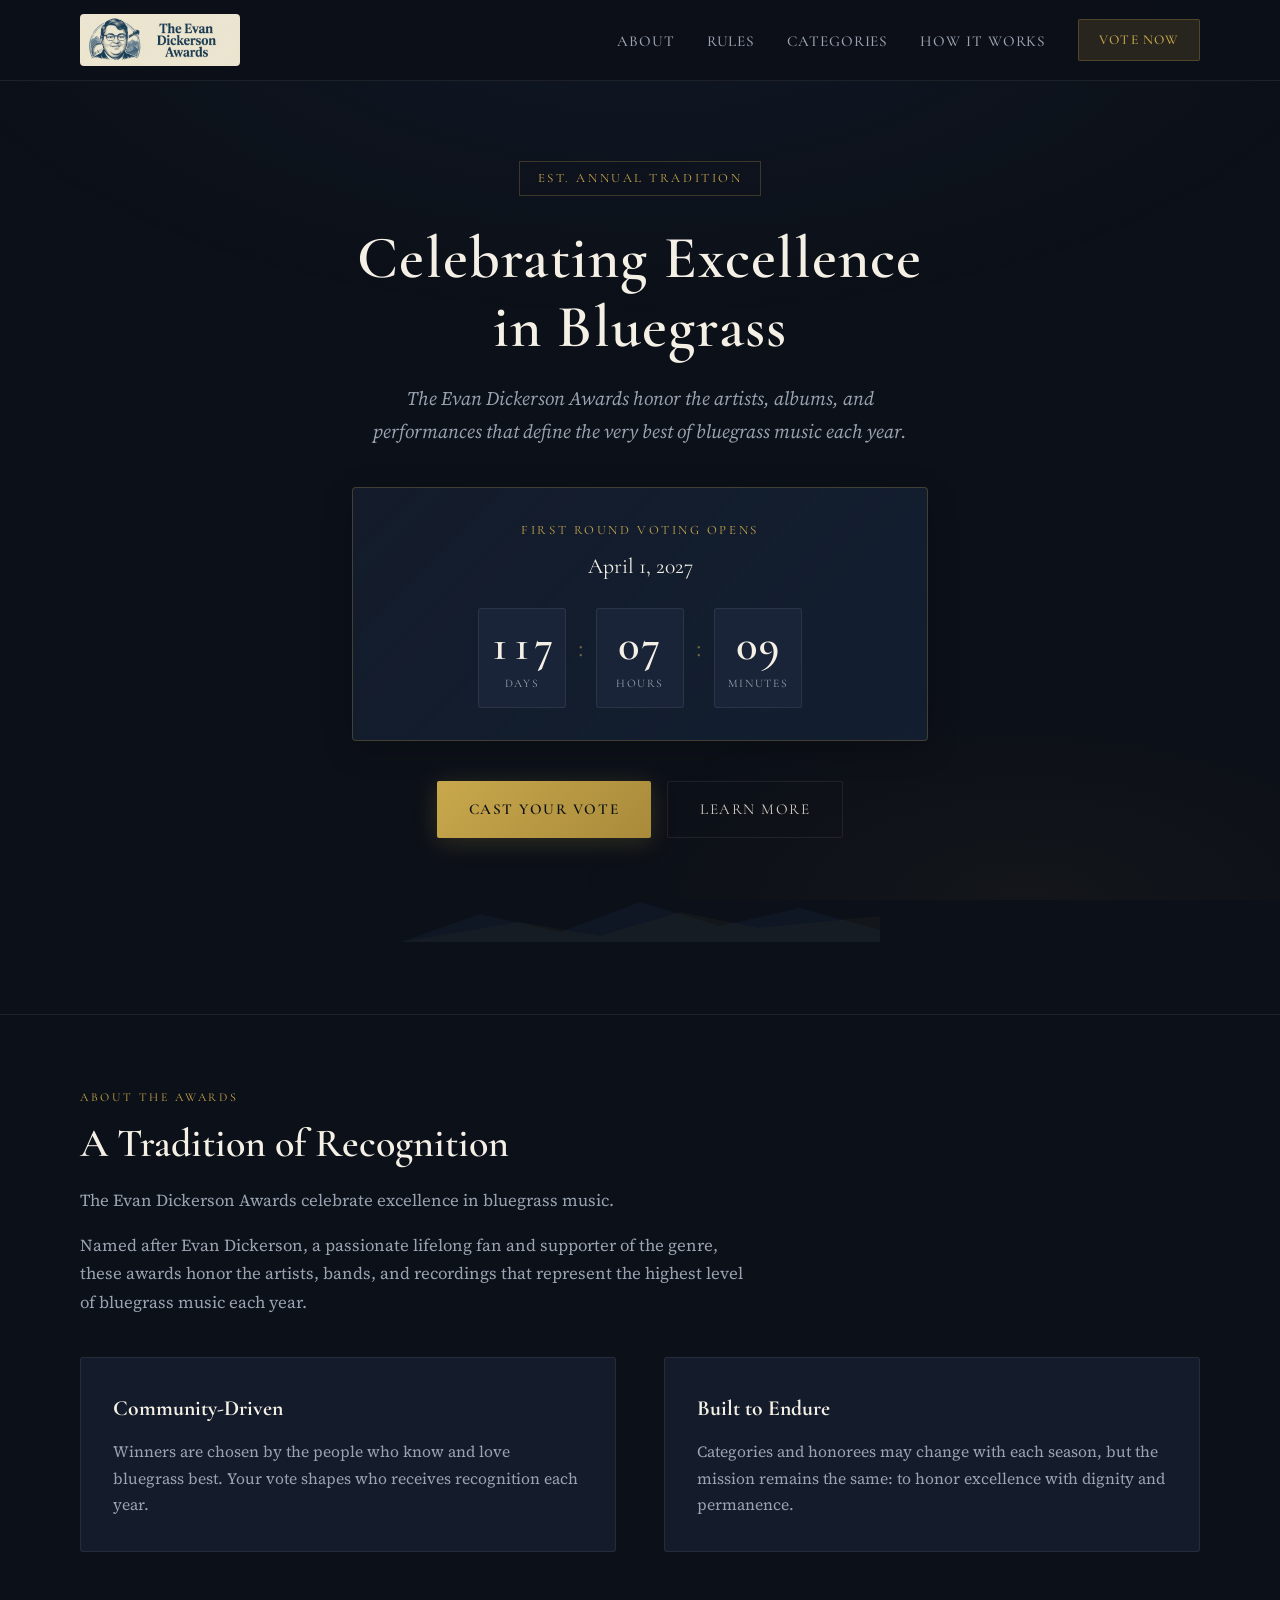
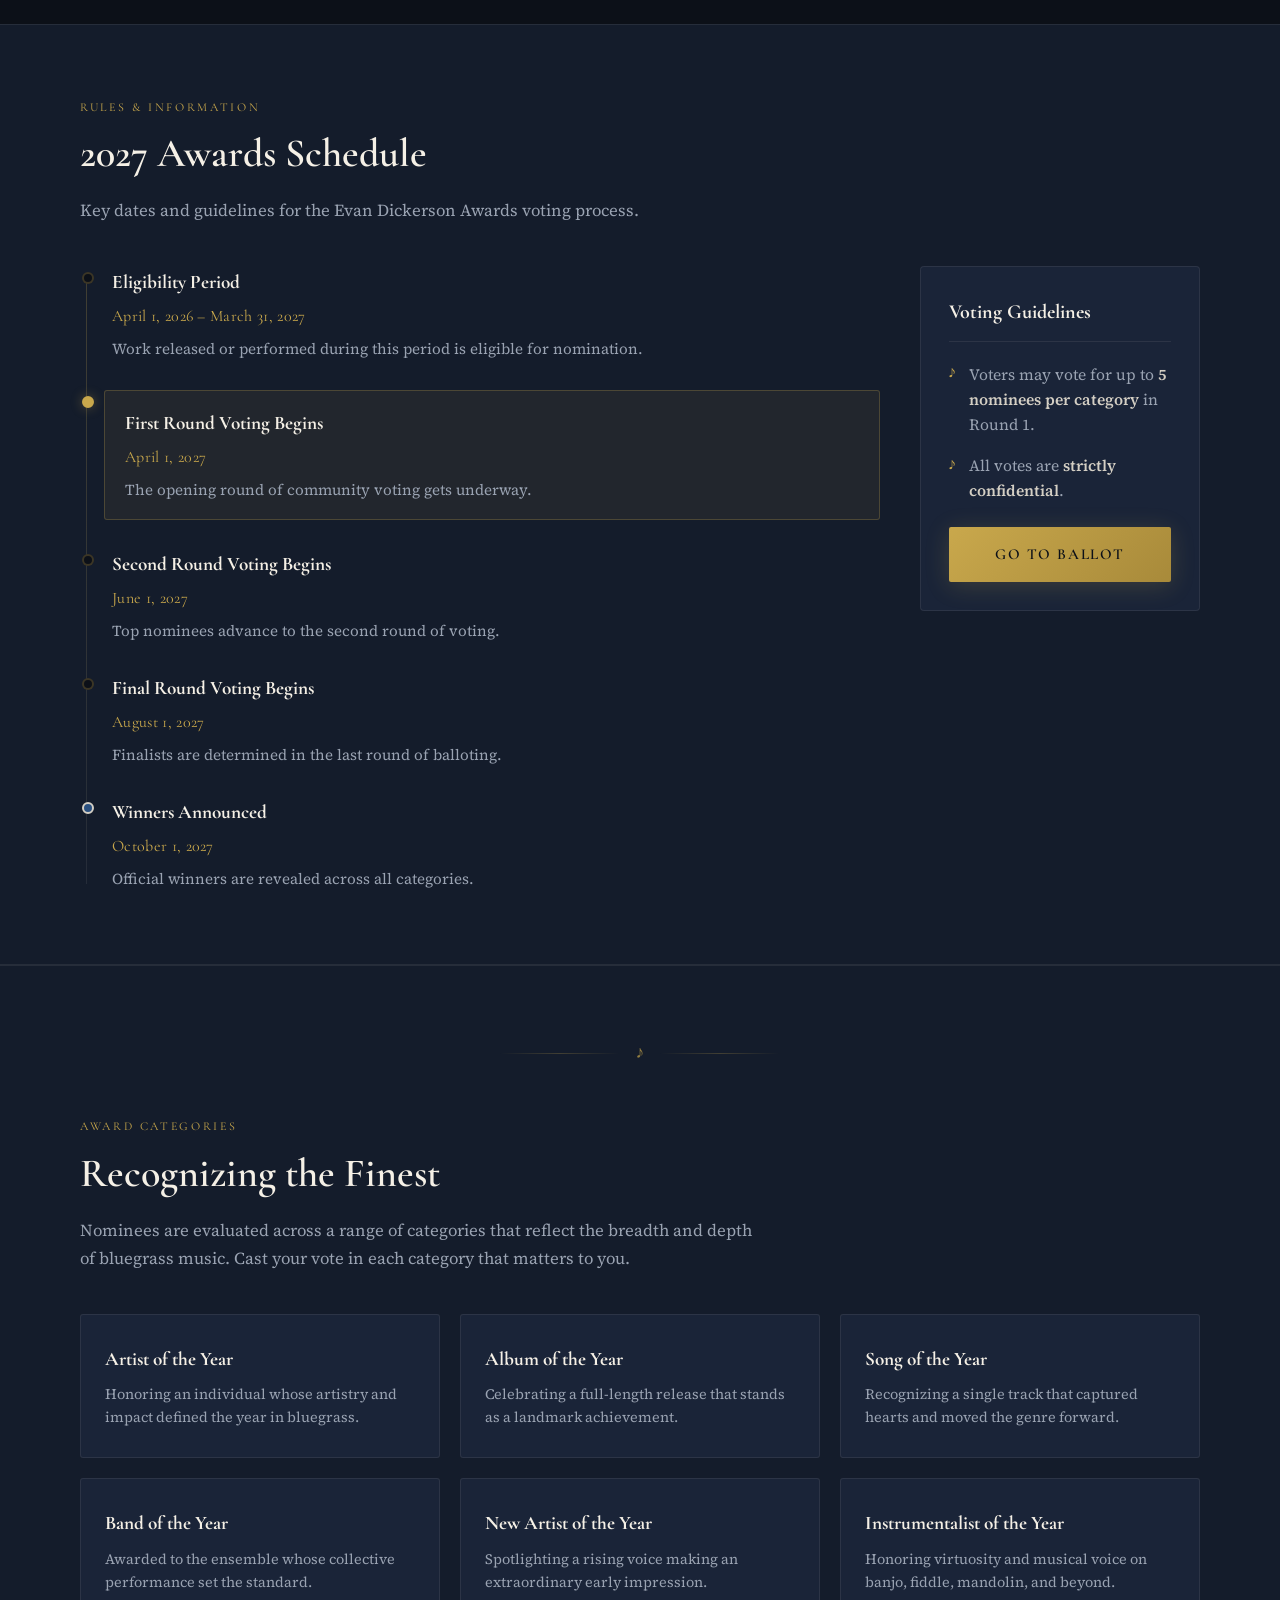
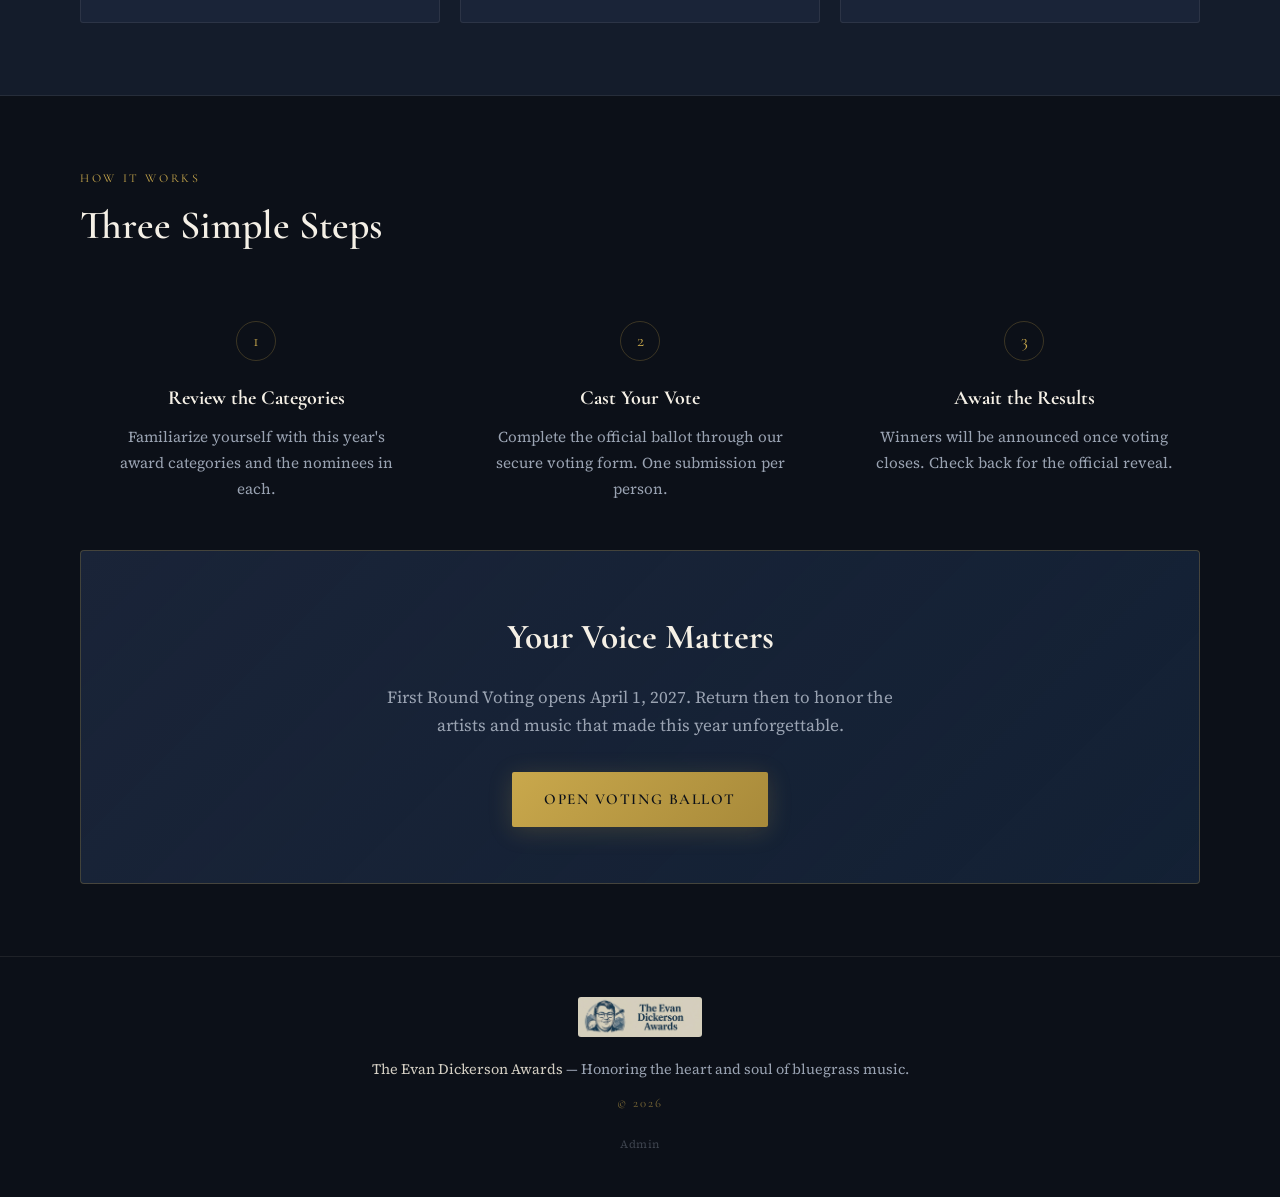
<file: index.html>
<!DOCTYPE html>
<html lang="en">
<head>
  <meta charset="UTF-8">
  <meta name="viewport" content="width=device-width, initial-scale=1.0">
  <meta name="description" content="The Evan Dickerson Awards — celebrating excellence in bluegrass music. Cast your vote for this year's honorees.">
  <title>The Evan Dickerson Awards</title>
  <link rel="preconnect" href="https://fonts.googleapis.com">
  <link rel="preconnect" href="https://fonts.gstatic.com" crossorigin>
  <link href="https://fonts.googleapis.com/css2?family=Cormorant+Garamond:ital,wght@0,400;0,500;0,600;0,700;1,400&family=Source+Serif+4:ital,wght@0,400;0,600;1,400&display=swap" rel="stylesheet">
  <link rel="stylesheet" href="styles.css">
</head>
<body>

  <header class="site-header">
    <div class="container header-inner">
      <a href="#" class="logo-link" aria-label="The Evan Dickerson Awards — Home">
        <img src="assets/logo-horizontal.jpg" alt="The Evan Dickerson Awards" width="320" height="104">
      </a>
      <button class="menu-toggle" aria-label="Toggle navigation" aria-expanded="false">☰</button>
      <nav>
        <ul class="site-nav" id="site-nav">
          <li><a href="#about">About</a></li>
          <li><a href="#rules">Rules</a></li>
          <li><a href="#categories">Categories</a></li>
          <li><a href="#how-it-works">How It Works</a></li>
          <li>
            <a href="#vote" class="nav-cta" data-vote-trigger>Vote Now</a>
          </li>
        </ul>
      </nav>
    </div>
  </header>

  <main>
    <div id="main-content">
    <section class="hero">
      <div class="container">
        <span class="hero-badge">Est. Annual Tradition</span>
        <h1>Celebrating Excellence<br>in Bluegrass</h1>
        <p class="hero-subtitle">
          The Evan Dickerson Awards honor the artists, albums, and performances
          that define the very best of bluegrass music each year.
        </p>

        <div class="countdown" id="countdown" aria-live="polite">
          <p class="countdown-label">First Round Voting Opens</p>
          <p class="countdown-date">April 1, 2027</p>
          <div class="countdown-timer">
            <div class="countdown-unit">
              <span class="countdown-value" id="countdown-days">—</span>
              <span class="countdown-unit-label">Days</span>
            </div>
            <div class="countdown-separator" aria-hidden="true">:</div>
            <div class="countdown-unit">
              <span class="countdown-value" id="countdown-hours">—</span>
              <span class="countdown-unit-label">Hours</span>
            </div>
            <div class="countdown-separator" aria-hidden="true">:</div>
            <div class="countdown-unit">
              <span class="countdown-value" id="countdown-minutes">—</span>
              <span class="countdown-unit-label">Minutes</span>
            </div>
          </div>
        </div>

        <div class="hero-cta-group">
          <a href="#vote" class="btn btn-primary" data-vote-trigger>
            Cast Your Vote
          </a>
          <a href="#about" class="btn btn-secondary">Learn More</a>
        </div>

        <svg class="mountain-divider" viewBox="0 0 480 48" fill="none" xmlns="http://www.w3.org/2000/svg" aria-hidden="true">
          <path d="M0 48 L80 20 L160 38 L240 8 L320 32 L400 14 L480 36 L480 48 Z" fill="rgba(30,58,95,0.5)"/>
          <path d="M0 48 L120 28 L200 42 L280 18 L360 34 L480 22 L480 48 Z" fill="rgba(201,168,76,0.12)"/>
        </svg>
      </div>
    </section>

    <section class="about" id="about">
      <div class="container">
        <p class="section-label">About the Awards</p>
        <h2 class="section-title">A Tradition of Recognition</h2>
        <p class="section-intro">
          The Evan Dickerson Awards celebrate excellence in bluegrass music.
        </p>
        <p class="section-intro">
          Named after Evan Dickerson, a passionate lifelong fan and supporter of the genre,
          these awards honor the artists, bands, and recordings that represent the highest
          level of bluegrass music each year.
        </p>

        <div class="about-grid">
          <div class="about-card">
            <h3>Community-Driven</h3>
            <p>
              Winners are chosen by the people who know and love bluegrass best.
              Your vote shapes who receives recognition each year.
            </p>
          </div>
          <div class="about-card">
            <h3>Built to Endure</h3>
            <p>
              Categories and honorees may change with each season, but the mission
              remains the same: to honor excellence with dignity and permanence.
            </p>
          </div>
        </div>
      </div>
    </section>

    <section class="rules" id="rules">
      <div class="container">
        <p class="section-label">Rules &amp; Information</p>
        <h2 class="section-title">2027 Awards Schedule</h2>
        <p class="section-intro">
          Key dates and guidelines for the Evan Dickerson Awards voting process.
        </p>

        <div class="rules-layout">
          <div class="rules-timeline">
            <div class="rules-item">
              <div class="rules-item-marker" aria-hidden="true"></div>
              <div class="rules-item-content">
                <h3>Eligibility Period</h3>
                <p class="rules-date">April 1, 2026 – March 31, 2027</p>
                <p>Work released or performed during this period is eligible for nomination.</p>
              </div>
            </div>
            <div class="rules-item rules-item-highlight">
              <div class="rules-item-marker" aria-hidden="true"></div>
              <div class="rules-item-content">
                <h3>First Round Voting Begins</h3>
                <p class="rules-date">April 1, 2027</p>
                <p>The opening round of community voting gets underway.</p>
              </div>
            </div>
            <div class="rules-item">
              <div class="rules-item-marker" aria-hidden="true"></div>
              <div class="rules-item-content">
                <h3>Second Round Voting Begins</h3>
                <p class="rules-date">June 1, 2027</p>
                <p>Top nominees advance to the second round of voting.</p>
              </div>
            </div>
            <div class="rules-item">
              <div class="rules-item-marker" aria-hidden="true"></div>
              <div class="rules-item-content">
                <h3>Final Round Voting Begins</h3>
                <p class="rules-date">August 1, 2027</p>
                <p>Finalists are determined in the last round of balloting.</p>
              </div>
            </div>
            <div class="rules-item rules-item-finale">
              <div class="rules-item-marker" aria-hidden="true"></div>
              <div class="rules-item-content">
                <h3>Winners Announced</h3>
                <p class="rules-date">October 1, 2027</p>
                <p>Official winners are revealed across all categories.</p>
              </div>
            </div>
          </div>

          <aside class="rules-sidebar">
            <h3>Voting Guidelines</h3>
            <ul class="rules-list">
              <li>Voters may vote for up to <strong>5 nominees per category</strong> in Round 1.</li>
              <li>All votes are <strong>strictly confidential</strong>.</li>
            </ul>
            <a href="#vote" class="btn btn-primary" data-vote-trigger>Go to Ballot</a>
          </aside>
        </div>
      </div>
    </section>

    <section class="categories" id="categories">
      <div class="container">
        <div class="string-ornament" aria-hidden="true"><span>♪</span></div>
        <p class="section-label">Award Categories</p>
        <h2 class="section-title">Recognizing the Finest</h2>
        <p class="section-intro">
          Nominees are evaluated across a range of categories that reflect the breadth
          and depth of bluegrass music. Cast your vote in each category that matters to you.
        </p>

        <div class="category-grid">
          <article class="category-card">
            <h3>Artist of the Year</h3>
            <p>Honoring an individual whose artistry and impact defined the year in bluegrass.</p>
          </article>
          <article class="category-card">
            <h3>Album of the Year</h3>
            <p>Celebrating a full-length release that stands as a landmark achievement.</p>
          </article>
          <article class="category-card">
            <h3>Song of the Year</h3>
            <p>Recognizing a single track that captured hearts and moved the genre forward.</p>
          </article>
          <article class="category-card">
            <h3>Band of the Year</h3>
            <p>Awarded to the ensemble whose collective performance set the standard.</p>
          </article>
          <article class="category-card">
            <h3>New Artist of the Year</h3>
            <p>Spotlighting a rising voice making an extraordinary early impression.</p>
          </article>
          <article class="category-card">
            <h3>Instrumentalist of the Year</h3>
            <p>Honoring virtuosity and musical voice on banjo, fiddle, mandolin, and beyond.</p>
          </article>
        </div>
      </div>
    </section>

    <section id="how-it-works">
      <div class="container">
        <p class="section-label">How It Works</p>
        <h2 class="section-title">Three Simple Steps</h2>

        <div class="steps">
          <div class="step">
            <div class="step-number">1</div>
            <h3>Review the Categories</h3>
            <p>Familiarize yourself with this year's award categories and the nominees in each.</p>
          </div>
          <div class="step">
            <div class="step-number">2</div>
            <h3>Cast Your Vote</h3>
            <p>Complete the official ballot through our secure voting form. One submission per person.</p>
          </div>
          <div class="step">
            <div class="step-number">3</div>
            <h3>Await the Results</h3>
            <p>Winners will be announced once voting closes. Check back for the official reveal.</p>
          </div>
        </div>

        <div class="vote-banner">
          <h2>Your Voice Matters</h2>
          <p>
            First Round Voting opens April 1, 2027. Return then to honor the artists
            and music that made this year unforgettable.
          </p>
          <a href="#vote" class="btn btn-primary" data-vote-trigger>
            Open Voting Ballot
          </a>
        </div>
      </div>
    </section>
    </div>

    <section class="vote-section" id="vote" hidden>
      <div class="container">
        <div class="vote-header">
          <div class="vote-header-text">
            <p class="section-label">Official Ballot</p>
            <h2>2027 First Round Voting</h2>
            <p>Complete your ballot below. Vote for up to five nominees in each category.</p>
          </div>
          <button type="button" class="btn btn-secondary" id="vote-back-home">← Back to Home</button>
        </div>
        <div class="vote-form-shell">
          <div id="vote-form-root"></div>
        </div>
      </div>
    </section>
  </main>

  <footer class="site-footer">
    <div class="container">
      <img src="assets/logo-horizontal.jpg" alt="" class="footer-logo" width="240" height="78" aria-hidden="true">
      <p class="footer-text">
        <em>The Evan Dickerson Awards</em> — Honoring the heart and soul of bluegrass music.
      </p>
      <p class="footer-year" id="footer-year"></p>
      <a href="admin.html" class="footer-admin">Admin</a>
    </div>
  </footer>

  <script src="form-config.js"></script>
  <script src="countdown.js"></script>
  <script src="vote-form.js"></script>
  <script>
    document.getElementById('footer-year').textContent = '© ' + new Date().getFullYear();

    const toggle = document.querySelector('.menu-toggle');
    const nav = document.getElementById('site-nav');

    toggle.addEventListener('click', () => {
      const open = nav.classList.toggle('open');
      toggle.setAttribute('aria-expanded', open);
    });

    nav.querySelectorAll('a').forEach(link => {
      link.addEventListener('click', () => {
        nav.classList.remove('open');
        toggle.setAttribute('aria-expanded', 'false');
      });
    });

    initCountdowns();
  </script>

</body>
</html>
</file>
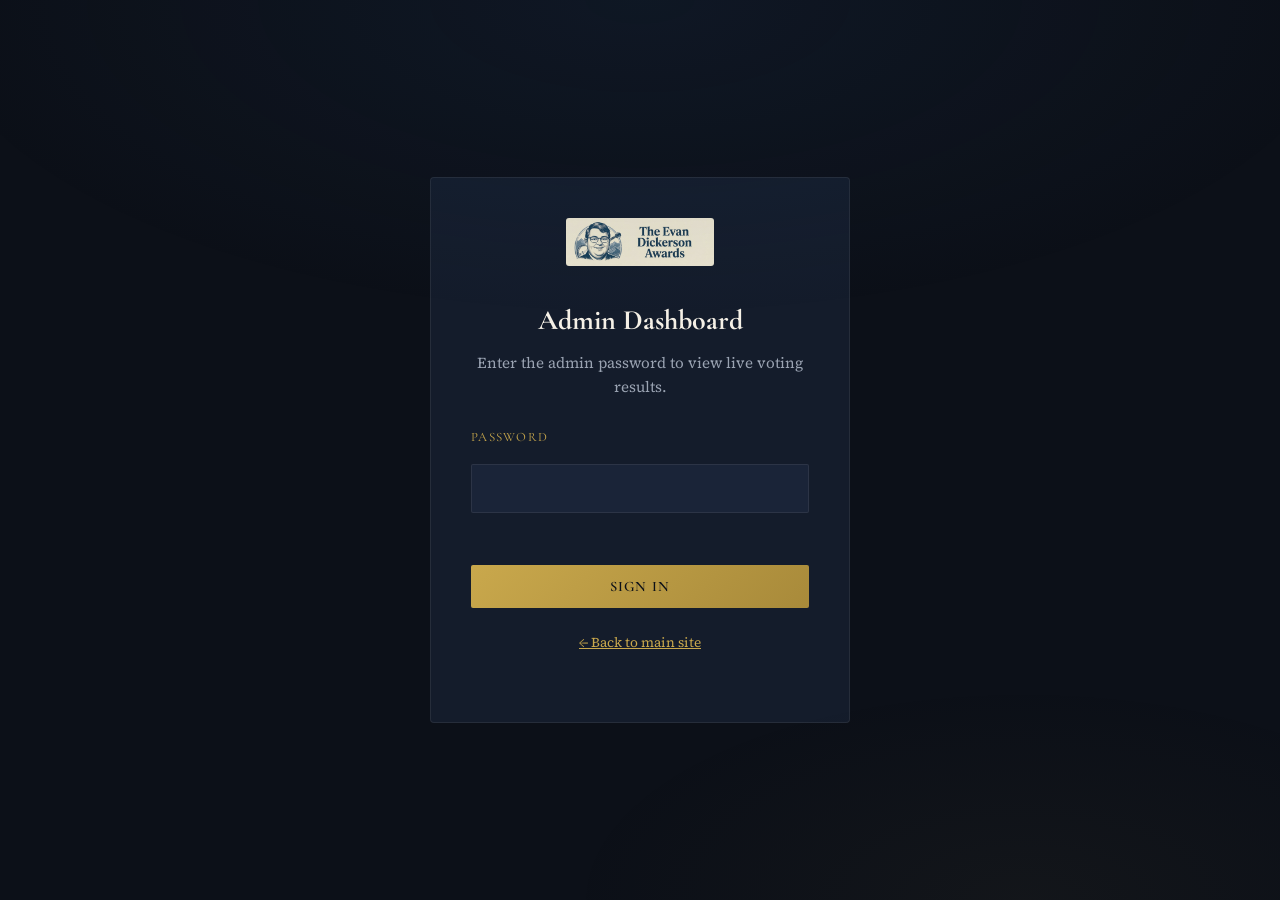
<file: admin.html>
<!DOCTYPE html>
<html lang="en">
<head>
  <meta charset="UTF-8">
  <meta name="viewport" content="width=device-width, initial-scale=1.0">
  <meta name="robots" content="noindex, nofollow">
  <title>Admin Dashboard — The Evan Dickerson Awards</title>
  <link rel="preconnect" href="https://fonts.googleapis.com">
  <link rel="preconnect" href="https://fonts.gstatic.com" crossorigin>
  <link href="https://fonts.googleapis.com/css2?family=Cormorant+Garamond:wght@400;500;600;700&family=Source+Serif+4:wght@400;600&display=swap" rel="stylesheet">
  <link rel="stylesheet" href="admin.css">
</head>
<body>

  <div class="login-screen" id="login-screen">
    <div class="login-card">
      <img src="assets/logo-horizontal.jpg" alt="The Evan Dickerson Awards" class="login-logo" width="280" height="91">
      <h1>Admin Dashboard</h1>
      <p>Enter the admin password to view live voting results.</p>
      <form class="login-form" id="login-form">
        <label for="admin-password">Password</label>
        <input type="password" id="admin-password" name="password" autocomplete="current-password" required>
        <div class="login-error" id="login-error" aria-live="polite"></div>
        <button type="submit" class="btn btn-primary">Sign In</button>
      </form>
      <p style="margin-top:1.5rem;font-size:0.85rem;color:var(--text-secondary)">
        <a href="index.html" style="color:var(--gold)">← Back to main site</a>
      </p>
    </div>
  </div>

  <div class="dashboard" id="dashboard" hidden>
    <header class="admin-header">
      <div class="container admin-header-inner">
        <div class="admin-brand">
          <img src="assets/logo-horizontal.jpg" alt="" width="200" height="65">
          <div>
            <h1>Results Dashboard</h1>
            <span>2027 First Round Voting — Live Tally</span>
          </div>
        </div>
        <div class="admin-actions">
          <button type="button" class="btn btn-secondary" id="refresh-btn">Refresh</button>
          <button type="button" class="btn btn-secondary" id="logout-btn">Sign Out</button>
          <a href="index.html" class="btn btn-secondary">Main Site</a>
        </div>
      </div>
    </header>

    <main class="admin-main">
      <div class="container">
        <div class="setup-notice" id="setup-notice" hidden>
          <strong>Data file not found.</strong> Run <code>sync-responses.ps1</code> to pull the latest responses from Google Sheets into <code>data/responses.json</code>, then refresh this page.
        </div>

        <div class="status-banner loading" id="status-banner" hidden></div>

        <div class="stats-bar">
          <div class="stat-card">
            <div class="stat-label">Total Ballots</div>
            <div class="stat-value" id="stat-ballots">—</div>
            <div class="stat-sub">Submitted forms</div>
          </div>
          <div class="stat-card">
            <div class="stat-label">Total Votes</div>
            <div class="stat-value" id="stat-votes">—</div>
            <div class="stat-sub">Across all categories</div>
          </div>
          <div class="stat-card">
            <div class="stat-label">Categories</div>
            <div class="stat-value" id="stat-categories">20</div>
            <div class="stat-sub">Award categories tracked</div>
          </div>
          <div class="stat-card">
            <div class="stat-label">Merged Duplicates</div>
            <div class="stat-value" id="stat-merged">—</div>
            <div class="stat-sub">Similar names grouped</div>
          </div>
        </div>

        <p class="dashboard-meta">
          Data synced: <span id="stat-updated">—</span>
          · Run <code>sync-responses.ps1</code> to pull latest votes from Google Sheets
        </p>

        <section class="duplicates-section">
          <h2>Possible Duplicates &amp; Misspellings</h2>
          <p class="section-desc">Names that appear similar are grouped together so totals stay accurate.</p>
          <div class="duplicates-grid" id="duplicates-root"></div>
        </section>

        <div class="results-toolbar">
          <h2>Category Results</h2>
          <input type="search" class="search-box" id="category-search" placeholder="Filter categories…" aria-label="Filter categories">
        </div>

        <div class="category-grid" id="results-root"></div>
      </div>
    </main>
  </div>

  <script src="form-config.js"></script>
  <script src="admin-config.js"></script>
  <script src="admin.js"></script>
</body>
</html>
</file>
<file: styles.css>
/* The Evan Dickerson Awards — timeless dark elegant theme */

:root {
  --bg-deep: #0c1018;
  --bg-surface: #141c2b;
  --bg-elevated: #1a2438;
  --cream: #f5f0e6;
  --cream-muted: #d4cfc4;
  --navy: #1e3a5f;
  --navy-light: #2a5080;
  --gold: #c9a84c;
  --gold-soft: rgba(201, 168, 76, 0.15);
  --text-primary: #e8e4dc;
  --text-secondary: #9aa3b2;
  --border: rgba(245, 240, 230, 0.08);
  --border-gold: rgba(201, 168, 76, 0.25);
  --font-display: "Cormorant Garamond", "Playfair Display", Georgia, serif;
  --font-body: "Source Serif 4", Georgia, serif;
  --max-width: 1120px;
  --transition: 0.25s cubic-bezier(0.4, 0, 0.2, 1);
}

*,
*::before,
*::after {
  box-sizing: border-box;
  margin: 0;
  padding: 0;
}

html {
  scroll-behavior: smooth;
}

body {
  font-family: var(--font-body);
  background: var(--bg-deep);
  color: var(--text-primary);
  line-height: 1.7;
  font-size: 1.0625rem;
  -webkit-font-smoothing: antialiased;
}

/* Subtle bluegrass texture — mountain horizon */
body::before {
  content: "";
  position: fixed;
  inset: 0;
  background:
    radial-gradient(ellipse 80% 50% at 50% 0%, rgba(30, 58, 95, 0.18), transparent 70%),
    radial-gradient(ellipse 60% 40% at 80% 100%, rgba(201, 168, 76, 0.04), transparent 60%);
  pointer-events: none;
  z-index: 0;
}

img {
  max-width: 100%;
  height: auto;
  display: block;
}

a {
  color: var(--gold);
  text-decoration: none;
  transition: color var(--transition);
}

a:hover {
  color: var(--cream);
}

.container {
  width: min(100% - 2.5rem, var(--max-width));
  margin-inline: auto;
  position: relative;
  z-index: 1;
}

/* ── Header ── */

.site-header {
  position: sticky;
  top: 0;
  z-index: 100;
  background: rgba(12, 16, 24, 0.92);
  backdrop-filter: blur(12px);
  border-bottom: 1px solid var(--border);
}

.header-inner {
  display: flex;
  align-items: center;
  justify-content: space-between;
  padding: 0.875rem 0;
  gap: 1.5rem;
}

.logo-link {
  display: block;
  flex-shrink: 0;
}

.logo-link img {
  height: 52px;
  width: auto;
  border-radius: 4px;
}

.site-nav {
  display: flex;
  align-items: center;
  gap: 2rem;
  list-style: none;
}

.site-nav a {
  font-family: var(--font-display);
  font-size: 0.95rem;
  letter-spacing: 0.06em;
  text-transform: uppercase;
  color: var(--text-secondary);
  font-weight: 500;
}

.site-nav a:hover {
  color: var(--cream);
}

.nav-cta {
  display: inline-flex;
  align-items: center;
  gap: 0.5rem;
  padding: 0.55rem 1.25rem;
  background: var(--gold-soft);
  border: 1px solid var(--border-gold);
  border-radius: 2px;
  color: var(--gold) !important;
  font-size: 0.85rem !important;
  letter-spacing: 0.08em !important;
  transition: background var(--transition), border-color var(--transition);
}

.nav-cta:hover {
  background: rgba(201, 168, 76, 0.25);
  border-color: var(--gold);
  color: var(--cream) !important;
}

.menu-toggle {
  display: none;
  background: none;
  border: 1px solid var(--border);
  color: var(--cream);
  padding: 0.4rem 0.65rem;
  border-radius: 2px;
  cursor: pointer;
  font-size: 1.1rem;
}

/* ── Hero ── */

.hero {
  padding: 5rem 0 4.5rem;
  text-align: center;
  position: relative;
}

.hero-badge {
  display: inline-block;
  font-family: var(--font-display);
  font-size: 0.8rem;
  letter-spacing: 0.2em;
  text-transform: uppercase;
  color: var(--gold);
  border: 1px solid var(--border-gold);
  padding: 0.35rem 1.1rem;
  margin-bottom: 1.75rem;
}

.hero h1 {
  font-family: var(--font-display);
  font-size: clamp(2.4rem, 5vw, 3.75rem);
  font-weight: 600;
  line-height: 1.15;
  color: var(--cream);
  letter-spacing: 0.02em;
  margin-bottom: 1.25rem;
}

.hero-subtitle {
  font-size: 1.2rem;
  color: var(--text-secondary);
  max-width: 36rem;
  margin: 0 auto 2.5rem;
  font-style: italic;
}

/* Countdown timer */
.countdown {
  max-width: 36rem;
  margin: 0 auto 2.5rem;
  padding: 2rem 2.25rem;
  background: linear-gradient(135deg, var(--bg-surface) 0%, rgba(30, 58, 95, 0.35) 100%);
  border: 1px solid var(--border-gold);
  border-radius: 4px;
  box-shadow: 0 8px 32px rgba(0, 0, 0, 0.2);
}

.countdown-label {
  font-family: var(--font-display);
  font-size: 0.8rem;
  letter-spacing: 0.2em;
  text-transform: uppercase;
  color: var(--gold);
  margin-bottom: 0.35rem;
}

.countdown-date {
  font-family: var(--font-display);
  font-size: 1.35rem;
  color: var(--cream);
  margin-bottom: 1.5rem;
}

.countdown-timer {
  display: flex;
  align-items: center;
  justify-content: center;
  gap: 0.75rem;
}

.countdown-unit {
  display: flex;
  flex-direction: column;
  align-items: center;
  min-width: 5.5rem;
  padding: 0.85rem 0.5rem;
  background: var(--bg-elevated);
  border: 1px solid var(--border);
  border-radius: 3px;
}

.countdown-value {
  font-family: var(--font-display);
  font-size: clamp(2rem, 5vw, 2.75rem);
  font-weight: 600;
  color: var(--cream);
  line-height: 1;
  font-variant-numeric: tabular-nums;
}

.countdown-unit-label {
  margin-top: 0.45rem;
  font-family: var(--font-display);
  font-size: 0.72rem;
  letter-spacing: 0.14em;
  text-transform: uppercase;
  color: var(--text-secondary);
}

.countdown-separator {
  font-family: var(--font-display);
  font-size: 1.75rem;
  color: var(--gold);
  opacity: 0.5;
  padding-bottom: 1.25rem;
}

.hero-cta-group {
  display: flex;
  flex-wrap: wrap;
  gap: 1rem;
  justify-content: center;
}

.btn {
  display: inline-flex;
  align-items: center;
  gap: 0.6rem;
  padding: 0.9rem 2rem;
  font-family: var(--font-display);
  font-size: 0.95rem;
  letter-spacing: 0.1em;
  text-transform: uppercase;
  border-radius: 2px;
  cursor: pointer;
  transition: all var(--transition);
  border: none;
}

.btn-primary {
  background: linear-gradient(135deg, var(--gold), #a88a3a);
  color: var(--bg-deep);
  font-weight: 600;
  box-shadow: 0 4px 24px rgba(201, 168, 76, 0.2);
}

.btn-primary:hover {
  transform: translateY(-1px);
  box-shadow: 0 6px 32px rgba(201, 168, 76, 0.35);
  color: var(--bg-deep);
}

.btn-secondary {
  background: transparent;
  color: var(--cream-muted);
  border: 1px solid var(--border);
}

.btn-secondary:hover {
  border-color: var(--cream-muted);
  color: var(--cream);
}

/* Mountain divider — subtle bluegrass motif */
.mountain-divider {
  display: block;
  width: 100%;
  max-width: 480px;
  margin: 3.5rem auto 0;
  opacity: 0.35;
}

/* String-line ornament */
.string-ornament {
  display: flex;
  align-items: center;
  justify-content: center;
  gap: 1rem;
  margin: 0 auto 3rem;
  max-width: 280px;
}

.string-ornament::before,
.string-ornament::after {
  content: "";
  flex: 1;
  height: 1px;
  background: linear-gradient(90deg, transparent, var(--border-gold), transparent);
}

.string-ornament span {
  font-family: var(--font-display);
  font-size: 1.1rem;
  color: var(--gold);
  opacity: 0.7;
}

/* ── Sections ── */

section {
  padding: 4.5rem 0;
}

.section-label {
  font-family: var(--font-display);
  font-size: 0.75rem;
  letter-spacing: 0.22em;
  text-transform: uppercase;
  color: var(--gold);
  margin-bottom: 0.75rem;
}

.section-title {
  font-family: var(--font-display);
  font-size: clamp(1.8rem, 3.5vw, 2.5rem);
  font-weight: 600;
  color: var(--cream);
  margin-bottom: 1.25rem;
  line-height: 1.2;
}

.section-intro {
  color: var(--text-secondary);
  max-width: 42rem;
  font-size: 1.05rem;
}

.section-intro + .section-intro {
  margin-top: 1rem;
}

/* About */
.about {
  border-top: 1px solid var(--border);
}

.about-grid {
  display: grid;
  grid-template-columns: 1fr 1fr;
  gap: 3rem;
  align-items: start;
  margin-top: 2.5rem;
}

.about-card {
  background: var(--bg-surface);
  border: 1px solid var(--border);
  padding: 2rem;
  border-radius: 3px;
}

.about-card h3 {
  font-family: var(--font-display);
  font-size: 1.35rem;
  color: var(--cream);
  margin-bottom: 0.75rem;
}

.about-card p {
  color: var(--text-secondary);
  font-size: 0.98rem;
}

/* Rules & Information */
.rules {
  background: var(--bg-surface);
  border-block: 1px solid var(--border);
}

.rules-layout {
  display: grid;
  grid-template-columns: 1fr 280px;
  gap: 2.5rem;
  align-items: start;
  margin-top: 2.5rem;
}

.rules-timeline {
  position: relative;
  padding-left: 2rem;
}

.rules-timeline::before {
  content: "";
  position: absolute;
  left: 0.4rem;
  top: 0.5rem;
  bottom: 0.5rem;
  width: 1px;
  background: linear-gradient(180deg, var(--border-gold), var(--border));
}

.rules-item {
  position: relative;
  padding-bottom: 1.75rem;
}

.rules-item:last-child {
  padding-bottom: 0;
}

.rules-item-marker {
  position: absolute;
  left: -1.85rem;
  top: 0.35rem;
  width: 0.75rem;
  height: 0.75rem;
  border-radius: 50%;
  background: var(--bg-deep);
  border: 2px solid var(--border-gold);
}

.rules-item-highlight .rules-item-marker {
  background: var(--gold);
  border-color: var(--gold);
  box-shadow: 0 0 12px rgba(201, 168, 76, 0.4);
}

.rules-item-finale .rules-item-marker {
  background: var(--navy-light);
  border-color: var(--cream-muted);
}

.rules-item-content h3 {
  font-family: var(--font-display);
  font-size: 1.2rem;
  color: var(--cream);
  margin-bottom: 0.25rem;
}

.rules-date {
  font-family: var(--font-display);
  font-size: 1rem;
  color: var(--gold);
  letter-spacing: 0.02em;
  margin-bottom: 0.4rem;
}

.rules-item-content p:last-child {
  color: var(--text-secondary);
  font-size: 0.95rem;
}

.rules-item-highlight .rules-item-content {
  padding: 1rem 1.25rem;
  margin-left: -0.5rem;
  background: rgba(201, 168, 76, 0.08);
  border: 1px solid var(--border-gold);
  border-radius: 3px;
}

.rules-sidebar {
  position: sticky;
  top: 5.5rem;
  background: var(--bg-elevated);
  border: 1px solid var(--border);
  border-radius: 4px;
  padding: 1.75rem;
}

.rules-sidebar h3 {
  font-family: var(--font-display);
  font-size: 1.25rem;
  color: var(--cream);
  margin-bottom: 1.25rem;
  padding-bottom: 0.75rem;
  border-bottom: 1px solid var(--border);
}

.rules-list {
  list-style: none;
  margin-bottom: 1.5rem;
}

.rules-list li {
  position: relative;
  padding-left: 1.25rem;
  margin-bottom: 1rem;
  color: var(--text-secondary);
  font-size: 0.98rem;
  line-height: 1.6;
}

.rules-list li::before {
  content: "♪";
  position: absolute;
  left: 0;
  color: var(--gold);
  font-size: 0.75rem;
  top: 0.15rem;
}

.rules-list strong {
  color: var(--cream-muted);
  font-weight: 600;
}

.rules-sidebar .btn {
  width: 100%;
  justify-content: center;
}

/* Categories */
.categories {
  background: var(--bg-surface);
  border-block: 1px solid var(--border);
}

.category-grid {
  display: grid;
  grid-template-columns: repeat(3, 1fr);
  gap: 1.25rem;
  margin-top: 2.5rem;
}

.category-card {
  background: var(--bg-elevated);
  border: 1px solid var(--border);
  padding: 1.75rem 1.5rem;
  border-radius: 3px;
  transition: border-color var(--transition), transform var(--transition);
}

.category-card:hover {
  border-color: var(--border-gold);
  transform: translateY(-2px);
}

.category-card h3 {
  font-family: var(--font-display);
  font-size: 1.2rem;
  color: var(--cream);
  margin-bottom: 0.5rem;
}

.category-card p {
  font-size: 0.9rem;
  color: var(--text-secondary);
  line-height: 1.6;
}

/* How it works */
.steps {
  display: grid;
  grid-template-columns: repeat(3, 1fr);
  gap: 2rem;
  margin-top: 2.5rem;
}

.step {
  text-align: center;
  padding: 2rem 1.5rem;
}

.step-number {
  display: inline-flex;
  align-items: center;
  justify-content: center;
  width: 2.5rem;
  height: 2.5rem;
  border: 1px solid var(--border-gold);
  border-radius: 50%;
  font-family: var(--font-display);
  font-size: 1.1rem;
  color: var(--gold);
  margin-bottom: 1.25rem;
}

.step h3 {
  font-family: var(--font-display);
  font-size: 1.25rem;
  color: var(--cream);
  margin-bottom: 0.6rem;
}

.step p {
  font-size: 0.95rem;
  color: var(--text-secondary);
}

/* Vote CTA banner */
.vote-banner {
  background: linear-gradient(135deg, var(--bg-elevated) 0%, rgba(30, 58, 95, 0.4) 100%);
  border: 1px solid var(--border-gold);
  border-radius: 4px;
  padding: 3.5rem 2.5rem;
  text-align: center;
  margin-top: 1rem;
}

.vote-banner h2 {
  font-family: var(--font-display);
  font-size: clamp(1.6rem, 3vw, 2.2rem);
  color: var(--cream);
  margin-bottom: 1rem;
}

.vote-banner p {
  color: var(--text-secondary);
  max-width: 32rem;
  margin: 0 auto 2rem;
}

/* Footer */
.site-footer {
  border-top: 1px solid var(--border);
  padding: 2.5rem 0;
  text-align: center;
}

.footer-logo {
  height: 40px;
  width: auto;
  margin: 0 auto 1.25rem;
  border-radius: 3px;
  opacity: 0.9;
}

.footer-text {
  font-size: 0.9rem;
  color: var(--text-secondary);
}

.footer-text em {
  color: var(--cream-muted);
  font-style: normal;
}

.footer-year {
  margin-top: 0.75rem;
  font-family: var(--font-display);
  font-size: 0.8rem;
  letter-spacing: 0.15em;
  text-transform: uppercase;
  color: var(--gold);
  opacity: 0.6;
}

.footer-admin {
  display: inline-block;
  margin-top: 1.25rem;
  font-size: 0.7rem;
  letter-spacing: 0.04em;
  color: var(--text-secondary);
  opacity: 0.35;
  text-decoration: none;
  transition: opacity var(--transition);
}

.footer-admin:hover {
  opacity: 0.6;
  color: var(--text-secondary);
}

/* ── Responsive ── */

@media (max-width: 900px) {
  .category-grid {
    grid-template-columns: repeat(2, 1fr);
  }

  .about-grid,
  .steps,
  .rules-layout {
    grid-template-columns: 1fr;
    gap: 1.5rem;
  }

  .rules-sidebar {
    position: static;
  }
}

@media (max-width: 680px) {
  .menu-toggle {
    display: block;
  }

  .site-nav {
    display: none;
    position: absolute;
    top: 100%;
    left: 0;
    right: 0;
    flex-direction: column;
    gap: 0;
    background: rgba(12, 16, 24, 0.98);
    border-bottom: 1px solid var(--border);
    padding: 1rem 1.25rem;
  }

  .site-nav.open {
    display: flex;
  }

  .site-nav li {
    width: 100%;
    padding: 0.6rem 0;
    border-bottom: 1px solid var(--border);
  }

  .site-nav li:last-child {
    border-bottom: none;
    padding-top: 0.75rem;
  }

  .header-inner {
    position: relative;
    flex-wrap: wrap;
  }

  .logo-link img {
    height: 42px;
  }

  .hero {
    padding: 3.5rem 0 3rem;
  }

  .countdown {
    padding: 1.5rem 1.25rem;
  }

  .countdown-unit {
    min-width: 4.25rem;
    padding: 0.65rem 0.35rem;
  }

  .countdown-separator {
    padding-bottom: 1rem;
    font-size: 1.25rem;
  }

  .category-grid {
    grid-template-columns: 1fr;
  }

  .vote-banner {
    padding: 2.5rem 1.5rem;
  }

  section {
    padding: 3.5rem 0;
  }
}

/* ── Vote Form (light ballot for readability) ── */

.vote-form-shell.is-locked {
  background: var(--bg-surface);
  border-color: var(--border);
  box-shadow: none;
  padding: 3rem 2rem;
}

.vote-locked {
  text-align: center;
  max-width: 36rem;
  margin: 0 auto;
}

.vote-locked-heading {
  font-family: var(--font-display);
  font-size: clamp(1.6rem, 3.5vw, 2.25rem);
  font-weight: 600;
  color: var(--cream);
  margin-bottom: 1rem;
}

.vote-locked-text {
  color: var(--text-secondary);
  font-size: 1.05rem;
  margin-bottom: 2rem;
  line-height: 1.7;
}

.countdown-locked {
  margin-bottom: 0;
}

.vote-form-shell {
  --form-bg: #f7f5f1;
  --form-bg-card: #ffffff;
  --form-bg-header: #edeae4;
  --form-text: #1a1f2b;
  --form-text-secondary: #4a5568;
  --form-border: #d8d3c8;
  --form-border-strong: #b8b0a0;
  --form-accent: #1e3a5f;
  --form-accent-gold: #8a6f2e;
  --form-input-bg: #ffffff;
  --form-focus-ring: rgba(30, 58, 95, 0.18);
}

.vote-section {
  padding: 3rem 0 4.5rem;
  min-height: calc(100vh - 80px);
}

.vote-section[hidden] {
  display: none !important;
}

#main-content[hidden] {
  display: none !important;
}

.vote-header {
  display: flex;
  align-items: flex-start;
  justify-content: space-between;
  gap: 1.5rem;
  margin-bottom: 2.5rem;
  padding-bottom: 1.75rem;
  border-bottom: 1px solid var(--border);
}

.vote-header-text h2 {
  font-family: var(--font-display);
  font-size: clamp(1.8rem, 3.5vw, 2.4rem);
  color: var(--cream);
  margin-bottom: 0.5rem;
}

.vote-header-text p {
  color: var(--text-secondary);
  max-width: 36rem;
}

.vote-form-shell {
  background: var(--form-bg);
  border: 1px solid var(--form-border);
  border-radius: 4px;
  padding: 2.5rem;
  box-shadow: 0 8px 32px rgba(0, 0, 0, 0.18);
}

.vote-form-intro {
  color: var(--form-text-secondary);
  font-size: 1.05rem;
  margin-bottom: 2.5rem;
  padding-bottom: 1.75rem;
  border-bottom: 1px solid var(--form-border);
}

.ballot-form {
  display: flex;
  flex-direction: column;
  gap: 2.75rem;
}

.vote-category {
  border: 1px solid var(--form-border);
  border-radius: 4px;
  padding: 0;
  margin: 0;
  background: var(--form-bg-card);
  overflow: hidden;
  box-shadow: 0 1px 3px rgba(26, 31, 43, 0.06);
}

.vote-category-title {
  display: flex;
  align-items: center;
  gap: 1rem;
  width: 100%;
  padding: 1.35rem 1.5rem;
  margin: 0;
  font-family: var(--font-display);
  font-size: clamp(1.25rem, 2.5vw, 1.55rem);
  font-weight: 600;
  color: var(--form-text);
  letter-spacing: 0.02em;
  background: var(--form-bg-header);
  border-bottom: 2px solid var(--form-accent);
}

.vote-category-number {
  display: inline-flex;
  align-items: center;
  justify-content: center;
  min-width: 2.25rem;
  height: 2.25rem;
  padding: 0 0.35rem;
  border: 1px solid var(--form-accent);
  border-radius: 2px;
  font-size: 0.8rem;
  letter-spacing: 0.08em;
  color: var(--form-accent);
  background: #ffffff;
  flex-shrink: 0;
}

.vote-category-hint {
  padding: 1rem 1.5rem 0;
  font-size: 0.9rem;
  color: var(--form-text-secondary);
  font-style: italic;
}

.vote-choices {
  display: grid;
  grid-template-columns: 1fr;
  gap: 0;
  padding: 1rem 1.5rem 1.5rem;
}

.vote-choice {
  display: grid;
  grid-template-columns: 7.5rem 1fr;
  align-items: center;
  gap: 1rem;
  padding: 0.85rem 0;
  border-bottom: 1px solid var(--form-border);
}

.vote-choice:last-child {
  border-bottom: none;
  padding-bottom: 0;
}

.vote-choice-label {
  font-family: var(--font-display);
  font-size: 0.95rem;
  letter-spacing: 0.06em;
  text-transform: uppercase;
  color: var(--form-accent-gold);
  font-weight: 600;
}

.vote-input {
  width: 100%;
  padding: 0.75rem 1rem;
  background: var(--form-input-bg);
  border: 1px solid var(--form-border-strong);
  border-radius: 2px;
  color: var(--form-text);
  font-family: var(--font-body);
  font-size: 1rem;
  transition: border-color var(--transition), box-shadow var(--transition);
}

.vote-input::placeholder {
  color: #8a919d;
}

.vote-input:hover {
  border-color: var(--form-accent);
}

.vote-input:focus {
  outline: none;
  border-color: var(--form-accent);
  box-shadow: 0 0 0 3px var(--form-focus-ring);
}

.vote-form-actions {
  display: flex;
  flex-wrap: wrap;
  gap: 1rem;
  justify-content: center;
  padding-top: 1rem;
  border-top: 1px solid var(--form-border);
}

.vote-form-shell .btn-secondary {
  color: var(--form-accent);
  border-color: var(--form-border-strong);
  background: #ffffff;
}

.vote-form-shell .btn-secondary:hover {
  color: var(--form-text);
  border-color: var(--form-accent);
  background: var(--form-bg-header);
}

.vote-success {
  text-align: center;
  padding: 3rem 1.5rem;
}

.vote-success[hidden] {
  display: none !important;
}

.vote-success-icon {
  display: inline-flex;
  align-items: center;
  justify-content: center;
  width: 4rem;
  height: 4rem;
  border-radius: 50%;
  border: 2px solid var(--form-accent);
  color: var(--form-accent);
  background: #ffffff;
  font-size: 1.75rem;
  margin-bottom: 1.5rem;
}

.vote-success h2 {
  font-family: var(--font-display);
  font-size: clamp(1.6rem, 3vw, 2rem);
  color: var(--form-text);
  margin-bottom: 0.75rem;
}

.vote-success p {
  color: var(--form-text-secondary);
  max-width: 28rem;
  margin: 0 auto 2rem;
}

@media (max-width: 680px) {
  .vote-header {
    flex-direction: column;
  }

  .vote-form-shell {
    padding: 1.5rem;
  }

  .vote-choice {
    grid-template-columns: 1fr;
    gap: 0.45rem;
    padding: 1rem 0;
  }

  .vote-category-title {
    padding: 1.1rem 1.15rem;
    font-size: 1.2rem;
  }

  .vote-category-hint,
  .vote-choices {
    padding-left: 1.15rem;
    padding-right: 1.15rem;
  }
}
</file>
<file: admin.css>
/* Admin dashboard — matches Evan Dickerson Awards site */

:root {
  --bg-deep: #0c1018;
  --bg-surface: #141c2b;
  --bg-elevated: #1a2438;
  --bg-card: #f7f5f1;
  --bg-card-header: #edeae4;
  --cream: #f5f0e6;
  --navy: #1e3a5f;
  --gold: #c9a84c;
  --gold-soft: rgba(201, 168, 76, 0.15);
  --text-primary: #e8e4dc;
  --text-secondary: #9aa3b2;
  --text-dark: #1a1f2b;
  --text-dark-secondary: #4a5568;
  --border: rgba(245, 240, 230, 0.08);
  --border-gold: rgba(201, 168, 76, 0.25);
  --border-light: #d8d3c8;
  --font-display: "Cormorant Garamond", Georgia, serif;
  --font-body: "Source Serif 4", Georgia, serif;
  --max-width: 1280px;
  --transition: 0.25s cubic-bezier(0.4, 0, 0.2, 1);
}

*,
*::before,
*::after {
  box-sizing: border-box;
  margin: 0;
  padding: 0;
}

body {
  font-family: var(--font-body);
  background: var(--bg-deep);
  color: var(--text-primary);
  line-height: 1.6;
  min-height: 100vh;
  -webkit-font-smoothing: antialiased;
}

body::before {
  content: "";
  position: fixed;
  inset: 0;
  background:
    radial-gradient(ellipse 80% 50% at 50% 0%, rgba(30, 58, 95, 0.18), transparent 70%),
    radial-gradient(ellipse 60% 40% at 80% 100%, rgba(201, 168, 76, 0.04), transparent 60%);
  pointer-events: none;
  z-index: 0;
}

.container {
  width: min(100% - 2.5rem, var(--max-width));
  margin-inline: auto;
  position: relative;
  z-index: 1;
}

/* ── Login ── */

.login-screen {
  min-height: 100vh;
  display: flex;
  align-items: center;
  justify-content: center;
  padding: 2rem;
}

.login-card {
  width: min(100%, 420px);
  background: var(--bg-surface);
  border: 1px solid var(--border);
  border-radius: 4px;
  padding: 2.5rem;
  text-align: center;
}

.login-logo {
  height: 48px;
  width: auto;
  margin: 0 auto 1.5rem;
  border-radius: 3px;
}

.login-card h1 {
  font-family: var(--font-display);
  font-size: 1.75rem;
  color: var(--cream);
  margin-bottom: 0.5rem;
}

.login-card p {
  color: var(--text-secondary);
  font-size: 0.95rem;
  margin-bottom: 1.75rem;
}

.login-form {
  display: flex;
  flex-direction: column;
  gap: 1rem;
  text-align: left;
}

.login-form label {
  font-family: var(--font-display);
  font-size: 0.8rem;
  letter-spacing: 0.1em;
  text-transform: uppercase;
  color: var(--gold);
}

.login-form input {
  padding: 0.8rem 1rem;
  background: var(--bg-elevated);
  border: 1px solid var(--border);
  border-radius: 2px;
  color: var(--text-primary);
  font-family: var(--font-body);
  font-size: 1rem;
}

.login-form input:focus {
  outline: none;
  border-color: var(--border-gold);
  box-shadow: 0 0 0 3px rgba(201, 168, 76, 0.12);
}

.login-error {
  color: #e57373;
  font-size: 0.9rem;
  min-height: 1.25rem;
}

.btn {
  display: inline-flex;
  align-items: center;
  justify-content: center;
  gap: 0.5rem;
  padding: 0.8rem 1.5rem;
  font-family: var(--font-display);
  font-size: 0.9rem;
  letter-spacing: 0.08em;
  text-transform: uppercase;
  border-radius: 2px;
  cursor: pointer;
  transition: all var(--transition);
  border: none;
  text-decoration: none;
}

.btn-primary {
  background: linear-gradient(135deg, var(--gold), #a88a3a);
  color: var(--bg-deep);
  font-weight: 600;
}

.btn-primary:hover {
  transform: translateY(-1px);
  box-shadow: 0 4px 20px rgba(201, 168, 76, 0.3);
}

.btn-secondary {
  background: transparent;
  color: var(--text-secondary);
  border: 1px solid var(--border);
}

.btn-secondary:hover {
  color: var(--cream);
  border-color: var(--cream);
}

/* ── Dashboard shell ── */

.dashboard[hidden],
.login-screen[hidden] {
  display: none !important;
}

.admin-header {
  position: sticky;
  top: 0;
  z-index: 50;
  background: rgba(12, 16, 24, 0.94);
  backdrop-filter: blur(12px);
  border-bottom: 1px solid var(--border);
  padding: 1rem 0;
}

.admin-header-inner {
  display: flex;
  align-items: center;
  justify-content: space-between;
  gap: 1.5rem;
  flex-wrap: wrap;
}

.admin-brand {
  display: flex;
  align-items: center;
  gap: 1rem;
}

.admin-brand img {
  height: 40px;
  border-radius: 3px;
}

.admin-brand h1 {
  font-family: var(--font-display);
  font-size: 1.35rem;
  color: var(--cream);
}

.admin-brand span {
  display: block;
  font-size: 0.8rem;
  color: var(--text-secondary);
  letter-spacing: 0.04em;
}

.admin-actions {
  display: flex;
  align-items: center;
  gap: 0.75rem;
  flex-wrap: wrap;
}

.admin-main {
  padding: 2rem 0 3rem;
}

/* ── Stats bar ── */

.stats-bar {
  display: grid;
  grid-template-columns: repeat(4, 1fr);
  gap: 1rem;
  margin-bottom: 2rem;
}

.stat-card {
  background: var(--bg-surface);
  border: 1px solid var(--border);
  border-radius: 4px;
  padding: 1.25rem 1.5rem;
}

.stat-label {
  font-family: var(--font-display);
  font-size: 0.72rem;
  letter-spacing: 0.14em;
  text-transform: uppercase;
  color: var(--gold);
  margin-bottom: 0.35rem;
}

.stat-value {
  font-family: var(--font-display);
  font-size: 1.75rem;
  font-weight: 600;
  color: var(--cream);
}

.stat-sub {
  font-size: 0.82rem;
  color: var(--text-secondary);
  margin-top: 0.2rem;
}

/* ── Setup notice ── */

.setup-notice {
  background: rgba(201, 168, 76, 0.1);
  border: 1px solid var(--border-gold);
  border-radius: 4px;
  padding: 1.25rem 1.5rem;
  margin-bottom: 2rem;
  color: var(--cream);
  font-size: 0.95rem;
}

.setup-notice strong {
  color: var(--gold);
}

.setup-notice ol {
  margin: 0.75rem 0 0 1.25rem;
  color: var(--text-secondary);
}

.setup-notice li {
  margin-bottom: 0.35rem;
}

/* ── Status / error ── */

.status-banner {
  border-radius: 4px;
  padding: 1rem 1.25rem;
  margin-bottom: 1.5rem;
  font-size: 0.95rem;
}

.status-banner.loading {
  background: rgba(30, 58, 95, 0.35);
  border: 1px solid rgba(30, 58, 95, 0.6);
  color: var(--text-primary);
}

.status-banner.error {
  background: rgba(180, 60, 60, 0.15);
  border: 1px solid rgba(180, 60, 60, 0.4);
  color: #f0a8a8;
}

/* ── Category results ── */

.results-toolbar {
  display: flex;
  align-items: center;
  justify-content: space-between;
  gap: 1rem;
  margin-bottom: 1.5rem;
  flex-wrap: wrap;
}

.results-toolbar h2 {
  font-family: var(--font-display);
  font-size: 1.6rem;
  color: var(--cream);
}

.search-box {
  padding: 0.6rem 1rem;
  min-width: 220px;
  background: var(--bg-surface);
  border: 1px solid var(--border);
  border-radius: 2px;
  color: var(--text-primary);
  font-family: var(--font-body);
  font-size: 0.95rem;
}

.search-box:focus {
  outline: none;
  border-color: var(--border-gold);
}

.category-grid {
  display: grid;
  grid-template-columns: repeat(2, 1fr);
  gap: 1.25rem;
}

.category-panel {
  background: var(--bg-card);
  border: 1px solid var(--border-light);
  border-radius: 4px;
  overflow: hidden;
  box-shadow: 0 4px 16px rgba(0, 0, 0, 0.12);
}

.category-panel-header {
  display: flex;
  align-items: center;
  justify-content: space-between;
  gap: 1rem;
  padding: 1rem 1.25rem;
  background: var(--bg-card-header);
  border-bottom: 2px solid var(--navy);
}

.category-panel-header h3 {
  font-family: var(--font-display);
  font-size: 1.15rem;
  font-weight: 600;
  color: var(--text-dark);
}

.category-total {
  font-family: var(--font-display);
  font-size: 0.8rem;
  letter-spacing: 0.06em;
  text-transform: uppercase;
  color: var(--navy);
  white-space: nowrap;
}

.nominee-list {
  list-style: none;
  padding: 0.5rem 0;
}

.nominee-row {
  display: grid;
  grid-template-columns: 2rem 1fr auto;
  align-items: center;
  gap: 0.75rem;
  padding: 0.65rem 1.25rem;
  border-bottom: 1px solid var(--border-light);
}

.nominee-row:last-child {
  border-bottom: none;
}

.nominee-rank {
  font-family: var(--font-display);
  font-size: 0.95rem;
  font-weight: 600;
  color: var(--navy);
  text-align: center;
}

.nominee-name {
  color: var(--text-dark);
  font-size: 0.98rem;
  font-weight: 600;
}

.nominee-variants {
  font-size: 0.78rem;
  color: var(--text-dark-secondary);
  margin-top: 0.15rem;
  font-style: italic;
}

.nominee-count {
  font-family: var(--font-display);
  font-size: 1.1rem;
  font-weight: 600;
  color: var(--navy);
  min-width: 2rem;
  text-align: right;
}

.nominee-bar-wrap {
  grid-column: 2 / -1;
  height: 4px;
  background: #e8e4dc;
  border-radius: 2px;
  overflow: hidden;
  margin-top: -0.25rem;
}

.nominee-bar {
  height: 100%;
  background: linear-gradient(90deg, var(--navy), #2a5080);
  border-radius: 2px;
  transition: width 0.4s ease;
}

.empty-category {
  padding: 1.25rem;
  color: var(--text-dark-secondary);
  font-style: italic;
  font-size: 0.9rem;
}

.dashboard-meta {
  color: var(--text-secondary);
  font-size: 0.88rem;
  margin-bottom: 2rem;
}

.dashboard-meta code {
  color: var(--gold);
  font-size: 0.85em;
}

.category-meta {
  display: flex;
  flex-direction: column;
  align-items: flex-end;
  gap: 0.2rem;
}

.category-dup-note {
  font-size: 0.72rem;
  color: #8a6f2e;
  letter-spacing: 0.03em;
}

.merged-badge {
  display: inline-block;
  margin-left: 0.5rem;
  padding: 0.1rem 0.45rem;
  font-size: 0.65rem;
  letter-spacing: 0.06em;
  text-transform: uppercase;
  font-family: var(--font-display);
  font-weight: 600;
  color: #8a6f2e;
  background: #f5f0e6;
  border: 1px solid #d8d3c8;
  border-radius: 2px;
  vertical-align: middle;
}

.nominee-row.has-variants {
  background: #faf8f4;
}

/* ── Duplicates section ── */

.duplicates-section {
  margin-bottom: 2.5rem;
}

.duplicates-section h2 {
  font-family: var(--font-display);
  font-size: 1.4rem;
  color: var(--cream);
  margin-bottom: 0.35rem;
}

.section-desc {
  color: var(--text-secondary);
  font-size: 0.92rem;
  margin-bottom: 1.25rem;
}

.duplicates-grid {
  display: grid;
  grid-template-columns: repeat(2, 1fr);
  gap: 1rem;
}

.duplicate-category {
  background: var(--bg-card);
  border: 1px solid var(--border-light);
  border-radius: 4px;
  padding: 1.15rem 1.25rem;
}

.duplicate-category h3 {
  font-family: var(--font-display);
  font-size: 1rem;
  color: var(--navy);
  margin-bottom: 0.75rem;
  padding-bottom: 0.5rem;
  border-bottom: 1px solid var(--border-light);
}

.duplicate-group {
  padding: 0.55rem 0;
  border-bottom: 1px solid #eeeae4;
}

.duplicate-group:last-child {
  border-bottom: none;
}

.duplicate-canonical {
  font-size: 0.92rem;
  font-weight: 600;
  color: var(--text-dark);
}

.duplicate-breakdown {
  font-size: 0.8rem;
  color: var(--text-dark-secondary);
  margin-top: 0.2rem;
}

.duplicates-empty {
  grid-column: 1 / -1;
  background: var(--bg-surface);
  border: 1px solid var(--border);
  border-radius: 4px;
  padding: 1.25rem;
  color: var(--text-secondary);
  font-style: italic;
}

@media (max-width: 1000px) {
  .stats-bar {
    grid-template-columns: repeat(2, 1fr);
  }

  .category-grid,
  .duplicates-grid {
    grid-template-columns: 1fr;
  }
}

@media (max-width: 600px) {
  .stats-bar {
    grid-template-columns: 1fr;
  }

  .admin-header-inner {
    flex-direction: column;
    align-items: flex-start;
  }
}
</file>
